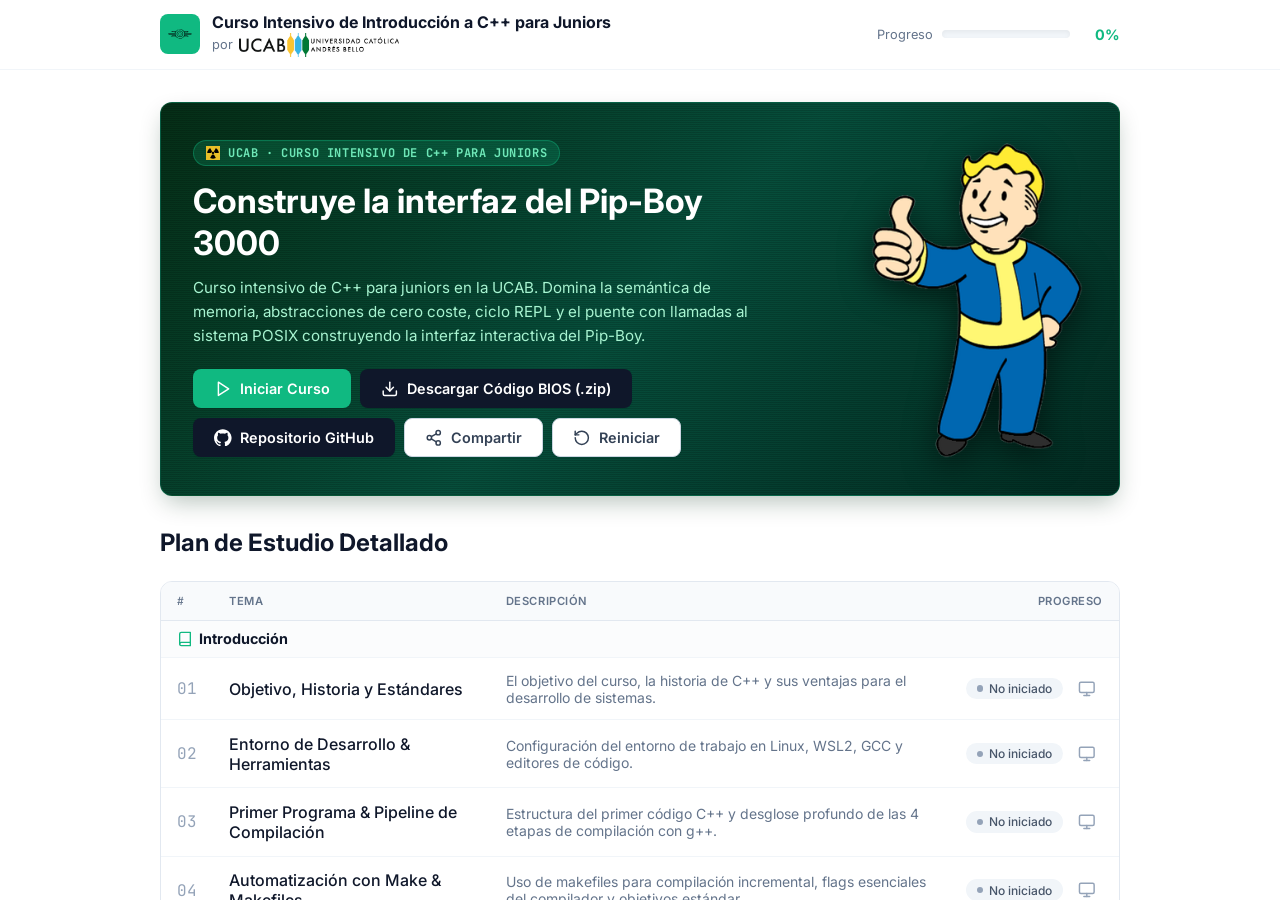
<file: index.html>
<!DOCTYPE html>
<html lang="es">
<head>
  <meta charset="UTF-8">
  <meta http-equiv="refresh" content="0; url=site/">
  <title>Curso de Introducción a C++ para Juniors — UCAB</title>
</head>
<body>
  <p>Redirigiendo al <a href="site/">sitio del curso</a>...</p>
</body>
</html>
</file>
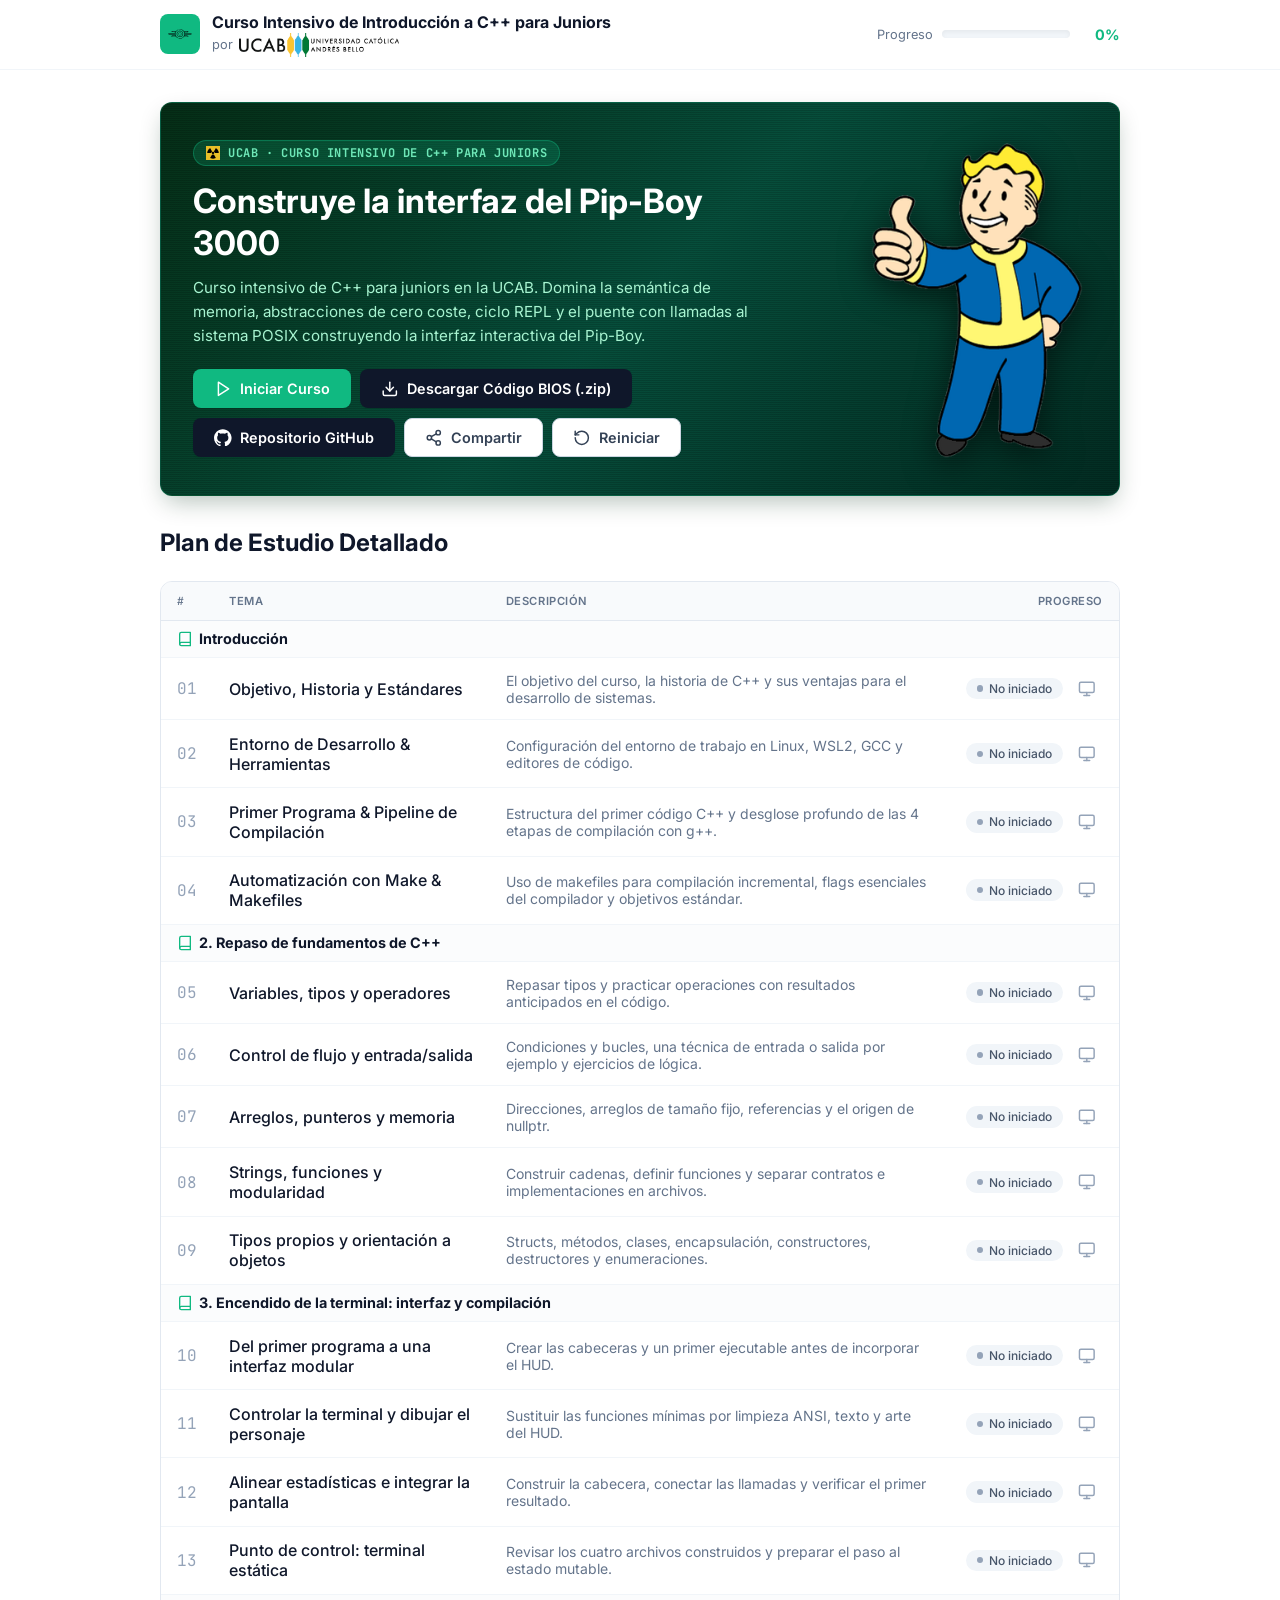
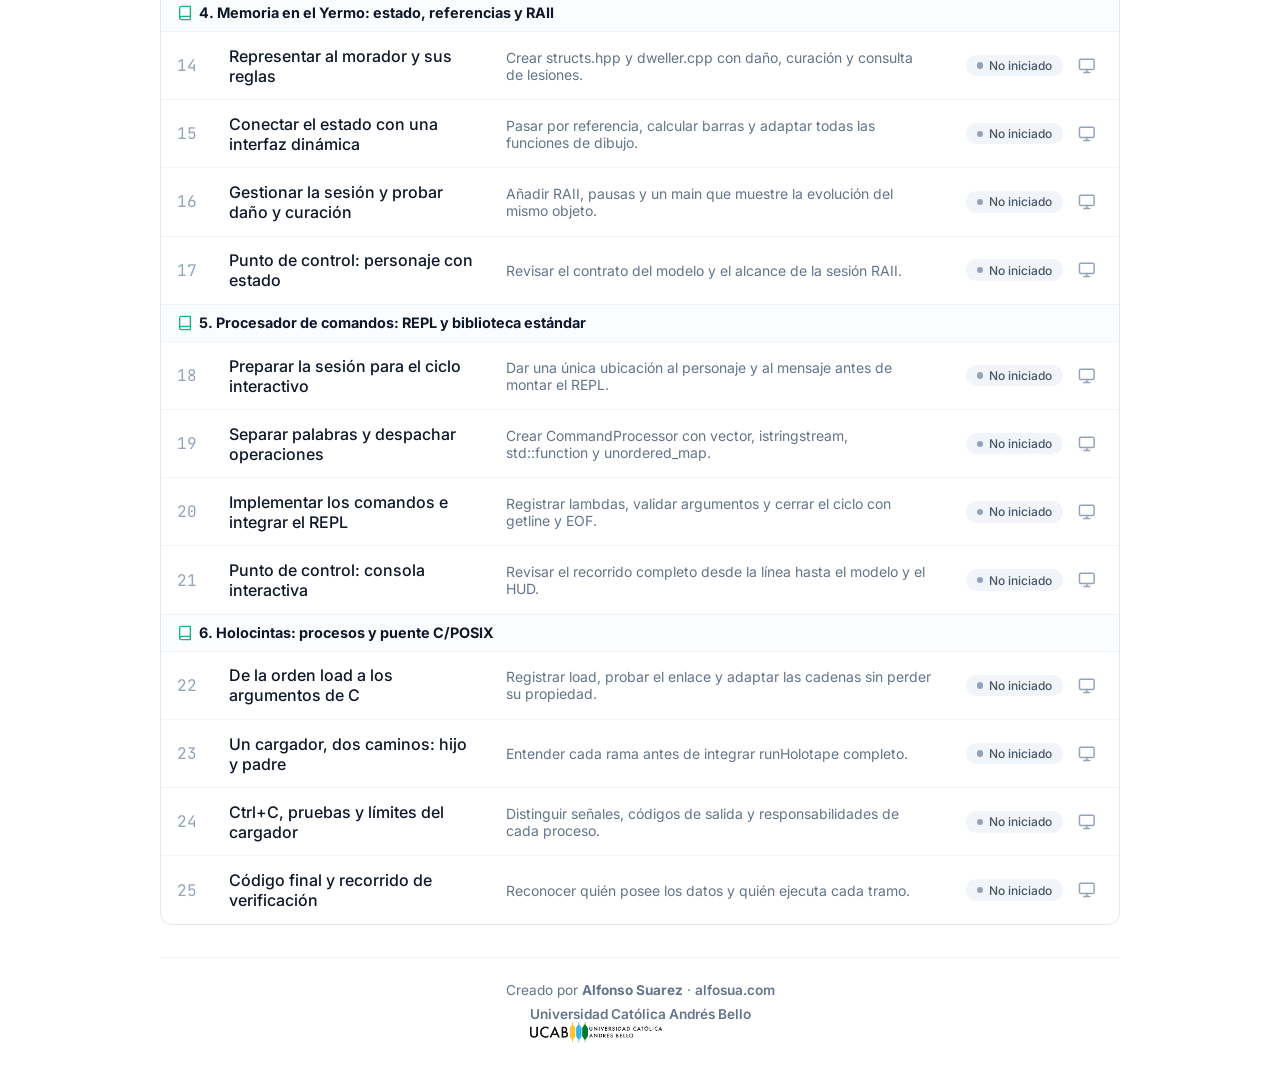
<file: site/index.html>
<!DOCTYPE html>
<html lang="es">
<head>
  <meta charset="UTF-8">
  <meta name="viewport" content="width=device-width, initial-scale=1.0">
  <title>Curso de Introducción a C++ para Juniors — UCAB</title>

  <link rel="icon" type="image/svg+xml" href="img/fallout/vault_tec_logo.svg">
  <link rel="icon" type="image/x-icon" href="img/favicon.ico">
  <link rel="icon" type="image/png" sizes="96x96" href="img/favicon-96x96.png">
  <link rel="apple-touch-icon" href="img/apple-touch-icon.png">

  <link rel="preconnect" href="https://fonts.googleapis.com">
  <link rel="preconnect" href="https://fonts.gstatic.com" crossorigin>
  <link href="https://fonts.googleapis.com/css2?family=Inter:wght@400;500;600;700&family=JetBrains+Mono:wght@400;500;600&family=Press+Start+2P&display=swap" rel="stylesheet">

  <link rel="stylesheet" href="css/styles.css">
</head>
<body>
  <div id="app"></div>

  <div id="overlay" class="overlay" hidden></div>

  <script src="js/highlight.js"></script>
  <script src="js/components.js"></script>
  <script src="js/data.js"></script>
  <script src="js/main.js"></script>
</body>
</html>
</file>
<file: site/css/styles.css>
.text-nowrap {
  white-space: nowrap;
  overflow-wrap: normal;
  word-break: normal;
}

.title-transition {
  position: fixed;
  inset: 0;
  z-index: 10000;
  width: 100%;
  height: 100%;
  border: 0;
  padding: clamp(1.5rem, 6vw, 7rem);
  background: var(--indigo-600);
  color: white;
  display: flex;
  flex-direction: column;
  align-items: center;
  justify-content: center;
  gap: 1.5rem;
  text-align: center;
  font-family: var(--font-ui);
  cursor: pointer;
  overflow: auto;
}
.title-transition__label {
  font-size: clamp(1rem, 2vw, 1.5rem);
  text-transform: uppercase;
  letter-spacing: .16em;
}
.title-transition__label,
.title-transition__title {
  animation: title-screen-enter 300ms ease-out both;
}
.title-transition--leaving {
  animation: title-screen-leave 300ms ease-in both;
}
.title-transition--between-titles {
  animation: none;
}
.title-transition--leaving .title-transition__label,
.title-transition--leaving .title-transition__title {
  animation: none;
}
.title-transition--between-titles .title-transition__label,
.title-transition--between-titles .title-transition__title {
  animation: title-screen-leave 300ms ease-in both;
}
.title-transition__progress {
  position: absolute;
  bottom: 0;
  left: 0;
  width: 100%;
  height: 6px;
  background: rgb(255 255 255 / .25);
}
.title-transition__progress::after {
  content: "";
  display: block;
  width: 100%;
  height: 100%;
  background: white;
  transform-origin: left;
  animation: title-countdown 5s linear forwards;
}
@keyframes title-countdown {
  from { transform: scaleX(1); }
  to { transform: scaleX(0); }
}
@keyframes title-screen-enter {
  from { opacity: 0; transform: translateY(12px); }
  to { opacity: 1; transform: translateY(0); }
}
@keyframes title-screen-leave {
  from { opacity: 1; transform: translateY(0); }
  to { opacity: 0; transform: translateY(-12px); }
}
@media (prefers-reduced-motion: reduce) {
  .title-transition,
  .title-transition--leaving,
  .title-transition .title-transition__label,
  .title-transition .title-transition__title { animation: none; }
}
.title-transition__title {
  max-width: 24ch;
  font-size: clamp(2rem, 5vw, 5.5rem);
  line-height: 1.12;
  font-weight: 800;
  overflow-wrap: anywhere;
}

/* ============ Custom properties / palette ============ */
:root {
  --indigo-600: #10b981;
  --indigo-700: #059669;
  --indigo-50: #f0fdf4;
  --indigo-100: #d1fae5;

  --slate-50: #f8fafc;
  --slate-100: #f1f5f9;
  --slate-200: #e2e8f0;
  --slate-300: #cbd5e1;
  --slate-400: #94a3b8;
  --slate-500: #64748b;
  --slate-600: #475569;
  --slate-700: #334155;
  --slate-800: #1e293b;
  --slate-900: #0f172a;

  --amber-50: #fffbeb;
  --amber-100: #fef3c7;
  --amber-600: #d97706;
  --amber-700: #b45309;
  --amber-800: #92400e;

  --emerald-50: #ecfdf5;
  --emerald-100: #d1fae5;
  --emerald-600: #059669;
  --emerald-700: #047857;

  --red-50: #fef2f2;
  --red-600: #dc2626;
  --red-700: #b91c1c;

  --white: #ffffff;

  --font-ui: "Inter", system-ui, -apple-system, sans-serif;
  --font-mono: "JetBrains Mono", ui-monospace, "SFMono-Regular", monospace;

  --radius-lg: 0.5rem;
  --radius-xl: 0.75rem;
  --shadow-sm: 0 1px 2px 0 rgb(0 0 0 / 0.05);
  --shadow-inner: inset 0 2px 4px 0 rgb(0 0 0 / 0.05);
}

* {
  box-sizing: border-box;
}

html, body {
  margin: 0;
  padding: 0;
}

body {
  font-family: var(--font-ui);
  color: var(--slate-900);
  background: var(--white);
  -webkit-font-smoothing: antialiased;
}

a {
  color: inherit;
}

button {
  font-family: inherit;
}

img {
  max-width: 100%;
}

/* ============ Header ============ */
.site-header {
  position: sticky;
  top: 0;
  z-index: 30;
  background: var(--white);
  border-bottom: 1px solid var(--slate-100);
}

.site-header__inner {
  max-width: 64rem;
  margin: 0 auto;
  padding: 0.75rem 2rem;
  display: flex;
  align-items: center;
  justify-content: space-between;
  gap: 1rem;
}

.site-header__brand {
  display: flex;
  align-items: center;
  gap: 0.75rem;
}

.brand-chip {
  width: 2.5rem;
  height: 2.5rem;
  border-radius: var(--radius-lg);
  background: var(--indigo-600);
  display: flex;
  align-items: center;
  justify-content: center;
  flex-shrink: 0;
}

.brand-chip svg {
  width: 1.5rem;
  height: 1.5rem;
  color: var(--white);
}

.brand-text h1 {
  font-size: 1rem;
  font-weight: 700;
  margin: 0;
  color: var(--slate-900);
  line-height: 1.3;
}

.brand-text .brand-by {
  display: flex;
  align-items: center;
  gap: 0.4rem;
  font-size: 0.8rem;
  color: var(--slate-500);
}

.brand-by a {
  flex-shrink: 0;
}

.brand-by img {
  height: 1.5rem;
  width: auto;
  display: block;
}

.site-header__progress {
  display: flex;
  align-items: center;
  gap: 0.6rem;
  flex-shrink: 0;
}

.site-header__progress .progress-label {
  font-size: 0.8rem;
  color: var(--slate-500);
  white-space: nowrap;
}

.progress-track {
  width: 8rem;
  height: 0.5rem;
  background: var(--slate-100);
  border-radius: 9999px;
  overflow: hidden;
  box-shadow: var(--shadow-inner);
}

.progress-fill {
  height: 100%;
  background: var(--indigo-600);
  border-radius: 9999px;
  transition: width 0.4s ease;
}

.progress-pct {
  font-weight: 700;
  color: var(--indigo-600);
  font-size: 0.9rem;
  min-width: 2.5rem;
  text-align: right;
}

/* ============ Main / home ============ */
main.home {
  max-width: 64rem;
  margin: 0 auto;
  padding: 2rem;
}

.home__head {
  display: flex;
  align-items: center;
  justify-content: space-between;
  flex-wrap: wrap;
  gap: 1rem;
  margin-bottom: 1.5rem;
}

.home__head h2 {
  font-size: 1.5rem;
  font-weight: 700;
  color: var(--slate-900);
  margin: 0;
}

.home__actions {
  display: flex;
  gap: 0.6rem;
  flex-wrap: wrap;
}

.btn {
  display: inline-flex;
  align-items: center;
  gap: 0.5rem;
  padding: 0.625rem 1.25rem;
  border-radius: var(--radius-lg);
  font-size: 0.9rem;
  font-weight: 600;
  border: 1px solid transparent;
  cursor: pointer;
  text-decoration: none;
  box-shadow: var(--shadow-sm);
  transition: background-color 0.15s ease, border-color 0.15s ease;
}

.btn svg {
  width: 1.1rem;
  height: 1.1rem;
}

.btn-primary {
  background: var(--indigo-600);
  color: var(--white);
}
.btn-primary:hover {
  background: var(--indigo-700);
}

.btn-dark {
  background: var(--slate-900);
  color: var(--white);
}
.btn-dark:hover {
  background: var(--slate-700);
}

.btn-outline {
  background: var(--white);
  color: var(--slate-700);
  border-color: var(--slate-300);
}
.btn-outline:hover {
  background: var(--slate-50);
}

/* ============ Plan table ============ */
.mobile-course-plan {
  display: none;
}

@media (max-width: 768px) {
  .plan-card--desktop { display: none; }
  .mobile-course-plan { display: block; }
  .mobile-chapter + .mobile-chapter { margin-top: 1.75rem; }
  .mobile-chapter h3 {
    display: flex;
    align-items: flex-start;
    gap: .6rem;
    margin: 0 0 .85rem;
    font-size: 1rem;
    line-height: 1.45;
    color: var(--slate-900);
  }
  .mobile-chapter h3 svg {
    flex: 0 0 1.15rem;
    width: 1.15rem;
    height: 1.15rem;
    margin-top: .15rem;
    color: var(--indigo-700);
  }
  .mobile-topic-list {
    display: grid;
    gap: .75rem;
    padding: 0;
    margin: 0;
    list-style: none;
  }
  .mobile-topic {
    display: flex;
    flex-direction: column;
    gap: .7rem;
    width: 100%;
    padding: 1rem;
    border: 1px solid var(--slate-200);
    border-radius: var(--radius-xl);
    background: var(--white);
    text-align: left;
    font: inherit;
    cursor: pointer;
  }
  .mobile-topic:hover { background: var(--slate-50); }
  .mobile-topic:focus-visible { outline: 2px solid var(--indigo-600); outline-offset: 3px; }
  .mobile-topic__heading { display: flex; gap: .75rem; align-items: baseline; }
  .mobile-topic__title { font-weight: 600; color: var(--slate-900); line-height: 1.4; }
  .mobile-topic__description { font-size: .875rem; line-height: 1.5; color: var(--slate-500); }
  .mobile-topic__footer { display: flex; align-items: center; justify-content: space-between; gap: .5rem; }
  .mobile-topic__open { display: inline-flex; align-items: center; gap: .35rem; font-size: .8rem; font-weight: 600; color: var(--indigo-700); }
  .mobile-topic__open svg { width: 1rem; height: 1rem; }
}

.plan-card {
  border: 1px solid var(--slate-200);
  border-radius: var(--radius-xl);
  min-width: 0;
  max-width: 100%;
  overflow-x: auto;
  overscroll-behavior-x: contain;
  -webkit-overflow-scrolling: touch;
}

.plan-table {
  width: 100%;
  border-collapse: collapse;
}

/* Las firmas permanecen completas; en pantallas pequeñas la tabla se desplaza. */
.slide-table-card {
  overflow-x: auto;
}

@media (max-width: 768px) {
  .plan-table {
    min-width: 640px;
  }
}

.slide-sources {
  margin: 1rem 0;
  color: var(--slate-500);
  font-size: 0.8rem;
  line-height: 1.6;
}

.slide-sources a {
  color: inherit;
  text-decoration: underline;
}

.slide-table--syntax th:first-child,
.slide-table--syntax td:first-child {
  white-space: nowrap;
}

.plan-table thead th {
  text-transform: uppercase;
  font-size: 0.7rem;
  letter-spacing: 0.05em;
  color: var(--slate-500);
  background: var(--slate-50);
  font-weight: 600;
  text-align: left;
  padding: 0.75rem 1rem;
  border-bottom: 1px solid var(--slate-200);
}

.plan-table th.col-num { width: 3rem; }
.plan-table th.col-progress, .plan-table td.col-progress { text-align: right; }

.plan-table tbody tr.chapter-row td {
  background: rgba(248, 250, 252, 0.5);
  font-weight: 700;
  color: var(--indigo-600);
  padding: 0.6rem 1rem;
  font-size: 0.9rem;
  border-bottom: 1px solid var(--slate-100);
}

.plan-table tbody tr.chapter-row td span {
  color: var(--slate-900);
}

.chapter-row .chapter-icon {
  display: inline-flex;
  vertical-align: -0.2em;
  margin-right: 0.4rem;
  width: 1rem;
  height: 1rem;
  color: var(--indigo-600);
}

.plan-table tbody tr.topic-row {
  cursor: pointer;
  border-bottom: 1px solid var(--slate-100);
  transition: background-color 0.1s ease;
}

.plan-table tbody tr.topic-row:last-child {
  border-bottom: none;
}

.plan-table tbody tr.topic-row:hover {
  background: var(--slate-50);
}

.plan-table td {
  padding: 0.85rem 1rem;
  vertical-align: middle;
}

.col-num {
  font-family: var(--font-mono);
  color: var(--slate-400);
  font-variant-numeric: tabular-nums;
}

.col-title {
  font-weight: 500;
  color: var(--slate-900);
}

.col-desc {
  color: var(--slate-500);
  font-size: 0.875rem;
}

.col-actions {
  display: flex;
  align-items: center;
  justify-content: flex-end;
  gap: 0.5rem;
  white-space: nowrap;
}

/* ============ Status pill ============ */
.pill {
  display: inline-flex;
  align-items: center;
  gap: 0.35rem;
  padding: 0.2rem 0.7rem;
  border-radius: 9999px;
  font-size: 0.75rem;
  font-weight: 500;
  white-space: nowrap;
}

.pill .dot {
  width: 0.4rem;
  height: 0.4rem;
  border-radius: 9999px;
  flex-shrink: 0;
}

.pill-not-started {
  background: var(--slate-100);
  color: var(--slate-600);
}
.pill-not-started .dot { background: var(--slate-400); }

.pill-in-progress {
  background: var(--amber-100);
  color: var(--amber-800);
}
.pill-in-progress .dot { background: var(--amber-600); }

.pill-completed {
  background: var(--emerald-100);
  color: var(--emerald-700);
}
.pill-completed .dot { background: var(--emerald-600); }

/* Icon button (open presentation) */
.icon-btn {
  display: inline-flex;
  align-items: center;
  justify-content: center;
  width: 2rem;
  height: 2rem;
  border-radius: var(--radius-lg);
  border: none;
  background: transparent;
  color: var(--slate-400);
  cursor: pointer;
  transition: background-color 0.15s ease, color 0.15s ease;
}

.icon-btn:hover {
  background: var(--slate-100);
  color: var(--indigo-600);
}

.icon-btn svg {
  width: 1.1rem;
  height: 1.1rem;
}

/* ============ Presentation overlay ============ */
.overlay {
  position: fixed;
  inset: 0;
  z-index: 50;
  background: var(--white);
  display: flex;
  flex-direction: column;
}

.overlay[hidden] {
  display: none;
}

.overlay__top {
  display: flex;
  align-items: flex-start;
  justify-content: space-between;
  padding: 1rem 1.5rem;
  border-bottom: 1px solid var(--slate-100);
  gap: 1rem;
}

@media (min-width: 768px) {
  .overlay__top { padding: 1.5rem; }
}

.overlay__topic-title {
  font-weight: 600;
  color: var(--slate-800);
  font-size: 1.05rem;
  margin: 0 0 0.2rem 0;
}

.overlay__slide-counter {
  font-size: 0.7rem;
  text-transform: uppercase;
  letter-spacing: 0.08em;
  color: var(--slate-500);
}

.overlay__close {
  display: inline-flex;
  align-items: center;
  justify-content: center;
  width: 2.25rem;
  height: 2.25rem;
  border-radius: 9999px;
  border: none;
  background: var(--slate-100);
  color: var(--slate-600);
  cursor: pointer;
  flex-shrink: 0;
  transition: background-color 0.15s ease;
}

.overlay__close:hover {
  background: var(--slate-200);
}

.overlay__close svg {
  width: 1.1rem;
  height: 1.1rem;
}

.overlay__content {
  flex: 1;
  display: flex;
  overflow-y: auto;
  padding: 1.5rem;
}

@media (min-width: 768px) {
  .overlay__content { padding: 3rem; }
}

.slide-wrapper {
  max-width: 64rem;
  margin: auto;
  width: 100%;
}

.slide-wrapper.anim-in {
  animation: slide-in 0.3s ease-in-out;
}

.slide-wrapper.anim-out {
  animation: slide-out 0.3s ease-in-out;
}

@keyframes slide-in {
  from { opacity: 0; transform: translateX(40px); }
  to { opacity: 1; transform: translateX(0); }
}

@keyframes slide-out {
  from { opacity: 1; transform: translateX(0); }
  to { opacity: 0; transform: translateX(-40px); }
}

.slide h2 {
  font-size: 1.75rem;
  font-weight: 700;
  color: var(--slate-900);
  margin: 0 0 1.25rem 0;
}

@media (min-width: 768px) {
  .slide h2 { font-size: 2.1rem; }
}

.slide__content p,
.slide__content li {
  font-size: 1.05rem;
  line-height: 1.7;
  color: var(--slate-700);
  margin: 0 0 0.85rem 0;
}

.slide__content strong {
  color: var(--slate-900);
  font-weight: 700;
}

.slide__content .note {
  background: var(--amber-50);
  border: 1px solid var(--amber-100);
  color: var(--amber-800);
  border-radius: var(--radius-lg);
  padding: 0.85rem 1rem;
  font-size: 0.95rem;
}

/* ============ Code window ============ */
code-window {
  display: block;
  margin-top: 1.25rem;
}

.code-window {
  background: var(--slate-900);
  border-radius: var(--radius-xl);
  overflow: hidden;
  box-shadow: var(--shadow-sm);
}

.code-window__header {
  display: flex;
  align-items: center;
  justify-content: space-between;
  padding: 0.6rem 1rem;
  background: rgba(255, 255, 255, 0.03);
  border-bottom: 1px solid rgba(255, 255, 255, 0.06);
  gap: 0.75rem;
}

.code-window__header-left {
  display: flex;
  align-items: center;
  gap: 0.75rem;
  min-width: 0;
}

.code-window__header-right {
  display: flex;
  align-items: center;
  gap: 0.4rem;
  flex-shrink: 0;
}

.code-window__dots {
  display: flex;
  gap: 0.4rem;
  flex-shrink: 0;
}

.code-window__dots span {
  width: 0.7rem;
  height: 0.7rem;
  border-radius: 9999px;
  display: block;
}

.code-window__dots span:nth-child(1) { background: #ff5f56; }
.code-window__dots span:nth-child(2) { background: #ffbd2e; }
.code-window__dots span:nth-child(3) { background: #27c93f; }

.code-window__filename,
.code-window__label {
  font-family: var(--font-mono);
  font-size: 0.75rem;
  color: var(--slate-400);
  background: rgba(255, 255, 255, 0.06);
  padding: 0.15rem 0.6rem;
  border-radius: 9999px;
  white-space: nowrap;
  overflow: hidden;
  text-overflow: ellipsis;
}

.code-window__label {
  background: transparent;
  padding: 0;
  font-family: var(--font-ui);
  font-weight: 600;
  color: var(--slate-300);
}

.code-window__action {
  display: inline-flex;
  align-items: center;
  justify-content: center;
  width: 1.9rem;
  height: 1.9rem;
  border-radius: var(--radius-lg);
  border: none;
  background: transparent;
  color: var(--slate-400);
  cursor: pointer;
  transition: background-color 0.15s ease, color 0.15s ease;
  position: relative;
  flex-shrink: 0;
}

.code-window__action:hover {
  background: rgba(255, 255, 255, 0.08);
  color: var(--slate-100);
}

.code-window__action svg {
  width: 1rem;
  height: 1rem;
}

.code-window__action .copied-tip {
  position: absolute;
  top: -1.8rem;
  left: 50%;
  transform: translateX(-50%);
  background: var(--emerald-600);
  color: var(--white);
  font-size: 0.7rem;
  font-weight: 600;
  padding: 0.15rem 0.5rem;
  border-radius: var(--radius-lg);
  white-space: nowrap;
  opacity: 0;
  pointer-events: none;
  transition: opacity 0.15s ease;
}

.code-window__action .copied-tip.show {
  opacity: 1;
}

.code-window pre {
  margin: 0;
  padding: 1.1rem 1.25rem;
  overflow: auto;
  max-height: min(52vh, 32rem);
  overscroll-behavior: contain;
  scrollbar-gutter: stable;
  tab-size: 4;
  font-family: var(--font-mono);
  font-size: 0.95rem;
  line-height: 1.6;
  color: var(--slate-200);
}

.code-window pre .line {
  display: block;
  min-height: 1.6em;
}

/* Terminal variant: prompt-style $ lines */
.code-window--terminal pre .line {
  color: var(--slate-300);
}

/* Syntax highlight tokens */
.tok-keyword { color: #c084fc; }
.tok-string { color: #86efac; }
.tok-number { color: #fdba74; }
.tok-comment { color: #64748b; font-style: italic; }
.tok-function { color: #93c5fd; }
.tok-attr { color: #67e8f9; }
.tok-const { color: #f9a8d4; }
.tok-prompt { color: #34d399; font-weight: 700; }
.tok-preproc { color: #f472b6; font-weight: 500; }
.tok-type { color: #38bdf8; font-weight: 500; }
.tok-operator { color: #fb7185; }
.tok-command { color: #a7f3d0; }


/* ============ Cards (resource links) ============ */
/* Máximo 3 tarjetas por fila, con las filas incompletas centradas */
.card-grid {
  display: flex;
  flex-wrap: wrap;
  justify-content: center;
  gap: 1rem;
  margin-top: 1.25rem;
}

.card-grid > * {
  flex: 0 0 calc((100% - 2rem) / 3);
  min-width: 0;
}

@media (max-width: 900px) {
  .card-grid > * { flex-basis: calc((100% - 1rem) / 2); }
}

@media (max-width: 560px) {
  .card-grid > * { flex-basis: 100%; }
}

.resource-card {
  display: flex;
  flex-direction: column;
  align-items: center;
  text-align: center;
  gap: 0.6rem;
  border: 1px solid var(--slate-200);
  border-radius: var(--radius-lg);
  background: var(--white);
  padding: 1.25rem 1.1rem;
  text-decoration: none;
  color: var(--slate-900);
  transition: border-color 0.15s ease, box-shadow 0.15s ease;
}

.resource-card:hover {
  border-color: var(--indigo-600);
  box-shadow: var(--shadow-sm);
}

.resource-card img {
  height: 56px;
  max-width: 100%;
  object-fit: contain;
}

.resource-card .resource-card__name {
  font-weight: 700;
  color: var(--slate-900);
}

.resource-card .resource-card__desc {
  font-size: 0.8rem;
  color: var(--slate-500);
}

.resource-card .resource-card__url {
  font-size: 0.8rem;
  color: var(--indigo-600);
  font-weight: 600;
  word-break: break-all;
}

.resource-card:hover .resource-card__url {
  text-decoration: underline;
}

/* ============ Asset grid slide ============ */
.asset-grid {
  display: grid;
  grid-template-columns: repeat(auto-fit, minmax(9rem, 1fr));
  gap: 1rem;
  margin-top: 1.25rem;
}

.asset-card {
  display: flex;
  flex-direction: column;
  align-items: center;
  gap: 0.5rem;
  border: 1px solid var(--slate-200);
  border-radius: var(--radius-lg);
  background: var(--white);
  padding: 1rem;
  text-align: center;
}

.asset-card__preview {
  width: 100%;
  height: 72px;
  display: flex;
  align-items: center;
  justify-content: center;
}

.asset-card__preview img {
  max-width: 100%;
  max-height: 72px;
  object-fit: contain;
  image-rendering: pixelated;
}

.asset-card__preview .font-tile {
  width: 64px;
  height: 64px;
  border-radius: var(--radius-lg);
  background: var(--slate-900);
  color: var(--amber-100);
  display: flex;
  align-items: center;
  justify-content: center;
  font-family: var(--font-mono);
  font-weight: 700;
  font-size: 1.5rem;
  letter-spacing: 0.05em;
}

.asset-card__preview svg {
  width: 48px;
  height: 48px;
  color: var(--indigo-600);
}

.asset-card__filename {
  font-family: var(--font-mono);
  font-size: 0.85rem;
  font-weight: 700;
  color: var(--slate-900);
  word-break: break-all;
}

.asset-card__purpose {
  font-size: 0.75rem;
  color: var(--slate-500);
}

/* ============ What-is-pygame logo ============ */
.slide-logo {
  display: flex;
  justify-content: center;
  margin-bottom: 1.25rem;
}

.slide-logo img {
  max-height: 80px;
  width: auto;
  display: block;
}

/* ============ Gallery grid ============ */
.gallery-grid {
  display: grid;
  grid-template-columns: repeat(3, 1fr);
  gap: 1rem;
  margin-top: 1.25rem;
}

.gallery-item {
  display: flex;
  flex-direction: column;
  align-items: center;
  gap: 0.5rem;
}

.gallery-item .gif-frame {
  margin-top: 0;
  width: 100%;
}

.gallery-item .gif-frame img {
  width: 100%;
  max-width: none;
}

.gallery-item .gif-caption {
  font-size: 0.8rem;
}

@media (max-width: 768px) {
  .gallery-grid {
    grid-template-columns: 1fr;
  }
}

/* ============ GIF slide ============ */
.gif-card {
  margin-top: 1.25rem;
  display: flex;
  flex-direction: column;
  align-items: center;
  gap: 0.85rem;
}

.gif-frame {
  border: 1px solid var(--slate-200);
  border-radius: var(--radius-xl);
  padding: 0.75rem;
  background: var(--slate-50);
  box-shadow: var(--shadow-sm);
}

.gif-frame img {
  display: block;
  width: 100%;
  max-width: 800px;
  image-rendering: pixelated;
  border-radius: calc(var(--radius-xl) - 0.25rem);
}

.gif-caption {
  color: var(--slate-500);
  font-size: 0.9rem;
  text-align: center;
  max-width: 40rem;
}

/* ============ Download slide ============ */
.download-card {
  margin-top: 1.5rem;
  display: flex;
  flex-direction: column;
  align-items: center;
  gap: 1rem;
  text-align: center;
}

.download-btn {
  display: inline-flex;
  align-items: center;
  gap: 0.6rem;
  background: var(--indigo-600);
  color: var(--white);
  font-weight: 700;
  font-size: 1.1rem;
  padding: 1rem 2rem;
  border-radius: var(--radius-xl);
  text-decoration: none;
  box-shadow: var(--shadow-sm);
  transition: background-color 0.15s ease;
}

.download-btn:hover {
  background: var(--indigo-700);
}

.download-btn svg {
  width: 1.4rem;
  height: 1.4rem;
}

.download-hint {
  color: var(--slate-500);
  font-size: 0.9rem;
}

/* ============ Contact slide ============ */
.contact-card {
  margin: 1.5rem auto 0;
  display: flex;
  flex-direction: column;
  align-items: center;
  gap: 0.5rem;
  text-align: center;
  max-width: 36rem;
  border: 1px solid var(--slate-200);
  border-radius: var(--radius-xl);
  box-shadow: var(--shadow-sm);
  padding: 2.5rem 2rem;
  background: var(--white);
}

.contact-card img.logo {
  width: 3.5rem;
  height: 3.5rem;
  object-fit: contain;
  margin-bottom: 0.5rem;
}

.contact-card h3 {
  margin: 0;
  font-size: 1.5rem;
  color: var(--slate-900);
  font-weight: 700;
}

.contact-card .contact-name {
  font-weight: 700;
  font-size: 1.1rem;
  color: var(--slate-900);
  margin-top: 0.25rem;
}

.contact-card .contact-subtitle {
  color: var(--slate-500);
  font-size: 0.9rem;
  margin-bottom: 0.5rem;
}

.contact-grid {
  display: grid;
  grid-template-columns: repeat(2, 1fr);
  gap: 0.75rem;
  width: 100%;
  margin-top: 0.75rem;
}

.contact-chip {
  display: flex;
  align-items: center;
  gap: 0.6rem;
  border: 1px solid var(--slate-200);
  border-radius: 9999px;
  padding: 0.6rem 1rem;
  text-decoration: none;
  color: var(--slate-700);
  font-size: 0.9rem;
  font-weight: 600;
  transition: border-color 0.15s ease, background-color 0.15s ease, color 0.15s ease;
}

.contact-chip:hover {
  border-color: var(--indigo-600);
  background: var(--indigo-50);
  color: var(--indigo-700);
}

.contact-chip svg {
  width: 1.2rem;
  height: 1.2rem;
  flex-shrink: 0;
  color: var(--indigo-600);
}

@media (max-width: 640px) {
  .contact-grid {
    grid-template-columns: 1fr;
  }
}

/* ============ Home footer ============ */
.home-footer {
  margin-top: 2rem;
  padding-top: 1.5rem;
  border-top: 1px solid var(--slate-100);
  display: flex;
  flex-direction: column;
  align-items: center;
  gap: 0.5rem;
  text-align: center;
  color: var(--slate-500);
  font-size: 0.85rem;
}

.home-footer a {
  color: var(--slate-500);
  text-decoration: none;
  font-weight: 600;
}

.home-footer a:hover {
  text-decoration: underline;
  color: var(--indigo-600);
}

.home-footer .home-footer__ucab {
  display: inline-flex;
  align-items: center;
  gap: 0.4rem;
}

.home-footer .home-footer__ucab img {
  height: 20px;
  width: auto;
  display: block;
}

/* ============ Chapter intro interstitial ============ */
.chapter-intro {
  position: fixed;
  inset: 0;
  z-index: 60;
  opacity: 1;
  animation: chapter-intro-in 0.3s ease-out;
  transition: opacity 0.6s ease;
  background: var(--indigo-600);
  display: flex;
  flex-direction: column;
  align-items: center;
  justify-content: center;
  gap: 2rem;
  cursor: pointer;
  color: var(--white);
  text-align: center;
  padding: 2rem;
}

.chapter-intro__title {
  font-size: 3rem;
  font-weight: 700;
  margin: 0;
  line-height: 1.2;
}

.chapter-intro__progress {
  width: 16rem;
  max-width: 80vw;
  height: 0.4rem;
  background: rgba(255, 255, 255, 0.25);
  border-radius: 9999px;
  overflow: hidden;
}

.chapter-intro__progress-fill {
  height: 100%;
  width: 0%;
  background: var(--white);
  border-radius: 9999px;
}

.chapter-intro__progress-fill.animate {
  width: 100%;
  transition: width 2.5s linear;
}

.chapter-intro__caption {
  color: var(--slate-300);
  font-size: 0.85rem;
}

.chapter-intro.fade-out {
  opacity: 0;
  pointer-events: none;
}

@keyframes chapter-intro-in {
  from { opacity: 0; }
  to { opacity: 1; }
}

/* ============ Footer / nav ============ */
.overlay__footer {
  position: relative;
  border-top: 1px solid var(--slate-100);
  background: rgba(255, 255, 255, 0.9);
  backdrop-filter: blur(6px);
  padding: 1rem 1.5rem;
  display: flex;
  align-items: center;
  justify-content: space-between;
  gap: 1rem;
}

@media (min-width: 768px) {
  .overlay__footer { padding: 1.5rem; }
}

.footer-progress {
  position: absolute;
  top: 0;
  left: 0;
  right: 0;
  height: 4px;
  background: var(--slate-100);
}

.footer-progress__fill {
  height: 100%;
  background: var(--indigo-600);
  transition: width 0.3s ease;
}

.nav-btn {
  display: inline-flex;
  align-items: center;
  gap: 0.5rem;
  padding: 0.6rem 1.1rem;
  border-radius: var(--radius-lg);
  font-size: 0.9rem;
  font-weight: 600;
  border: 1px solid var(--slate-300);
  background: var(--white);
  color: var(--slate-700);
  cursor: pointer;
  transition: background-color 0.15s ease, border-color 0.15s ease, color 0.15s ease;
}

.nav-btn:hover:not(:disabled) {
  background: var(--slate-50);
}

.nav-btn:disabled {
  color: var(--slate-400);
  border-color: var(--slate-200);
  cursor: not-allowed;
}

.nav-btn.nav-btn--primary {
  background: var(--indigo-600);
  border-color: var(--indigo-600);
  color: var(--white);
}

.nav-btn.nav-btn--primary:hover {
  background: var(--indigo-700);
}

.nav-btn svg {
  width: 1.1rem;
  height: 1.1rem;
}

/* ============ Interactive demos (shared) ============ */
.demo {
  margin-top: 1.25rem;
  border: 1px solid var(--slate-200);
  border-radius: var(--radius-xl);
  padding: 1rem;
  background: var(--slate-50);
}

.demo:focus-visible,
.demo.has-focus {
  outline: 2px solid var(--indigo-600);
  outline-offset: 2px;
}

.demo__hint {
  font-size: 0.8rem;
  color: var(--slate-500);
  margin-bottom: 0.75rem;
  text-align: center;
}

.demo canvas {
  display: block;
  margin: 0 auto;
  image-rendering: pixelated;
  border: 1px solid var(--slate-300);
  border-radius: var(--radius-lg);
  background: var(--white);
  max-width: 100%;
  touch-action: none;
}

.demo__readout {
  margin-top: 0.75rem;
  text-align: center;
  font-family: var(--font-mono);
  font-size: 0.95rem;
  color: var(--slate-700);
}

.demo__readout--lg {
  font-size: 1.1rem;
  font-weight: 700;
}

.demo__readout .true { color: var(--red-600); font-weight: 700; }
.demo__readout .false { color: var(--emerald-600); font-weight: 700; }

/* FSM demo */
.fsm-diagram {
  display: flex;
  flex-direction: column;
  align-items: center;
  gap: 1rem;
}

.fsm-row {
  display: flex;
  gap: 2rem;
  align-items: center;
  flex-wrap: wrap;
  justify-content: center;
}

.fsm-node {
  border: 2px solid var(--slate-300);
  border-radius: var(--radius-lg);
  padding: 1rem 1.5rem;
  font-weight: 700;
  font-family: var(--font-mono);
  color: var(--slate-600);
  background: var(--white);
  text-align: center;
  min-width: 8rem;
  transition: all 0.2s ease;
}

.fsm-node.active {
  border-color: var(--indigo-600);
  background: var(--indigo-50);
  color: var(--indigo-600);
  box-shadow: var(--shadow-sm);
}

.fsm-node small {
  display: block;
  font-weight: 400;
  font-size: 0.7rem;
  color: var(--slate-400);
  margin-top: 0.25rem;
  font-family: var(--font-ui);
}

.fsm-arrow {
  font-size: 1.5rem;
  color: var(--slate-400);
}

.fsm-buttons {
  display: flex;
  gap: 0.6rem;
  flex-wrap: wrap;
  justify-content: center;
  margin-top: 0.5rem;
}

.fsm-buttons .nav-btn:disabled {
  opacity: 0.4;
}

/* D-pad (sprite demo) */
.dpad {
  display: grid;
  grid-template-columns: repeat(3, 44px);
  grid-template-rows: repeat(3, 44px);
  gap: 0.3rem;
  justify-content: center;
}

.dpad button {
  width: 44px;
  height: 44px;
  border-radius: var(--radius-lg);
  border: 1px solid var(--slate-300);
  background: var(--white);
  color: var(--slate-600);
  font-size: 1.1rem;
  cursor: pointer;
  display: flex;
  align-items: center;
  justify-content: center;
  transition: background-color 0.15s ease, border-color 0.15s ease, color 0.15s ease;
}

.dpad button:hover {
  background: var(--slate-50);
}

.dpad button.active {
  background: var(--indigo-600);
  border-color: var(--indigo-600);
  color: var(--white);
}

.dpad button.dpad__center {
  background: var(--indigo-50);
  border-color: var(--indigo-100);
  font-size: 1.3rem;
}

.dpad button.dpad__center:hover {
  background: var(--indigo-100);
}

.dpad .dpad__up    { grid-column: 2; grid-row: 1; }
.dpad .dpad__left  { grid-column: 1; grid-row: 2; }
.dpad .dpad__center{ grid-column: 2; grid-row: 2; }
.dpad .dpad__right { grid-column: 3; grid-row: 2; }
.dpad .dpad__down  { grid-column: 2; grid-row: 3; }

/* Sprite demo */
.sprite-demo {
  display: flex;
  flex-wrap: wrap;
  gap: 1.5rem;
  justify-content: center;
  align-items: flex-start;
}

.sprite-demo__sheet {
  text-align: center;
}

.sprite-demo__sheet-wrap {
  position: relative;
  display: inline-block;
}

.sprite-demo__labels {
  font-size: 0.75rem;
  color: var(--slate-500);
  margin-top: 0.5rem;
  display: grid;
  grid-template-columns: repeat(1, 1fr);
  gap: 0.15rem;
  text-align: left;
  font-family: var(--font-mono);
}

.sprite-demo__preview {
  text-align: center;
}

/* ============ Responsive ============ */
@media (max-width: 640px) {
  .site-header__inner {
    padding: 0.6rem 1rem;
    flex-wrap: wrap;
    row-gap: 0.5rem;
  }
  .brand-text h1 {
    font-size: 0.85rem;
  }
  .site-header__progress {
    width: 100%;
  }
  .progress-track {
    flex: 1;
    width: auto;
  }
  main.home {
    padding: 1.25rem;
  }
  .home__head h2 {
    font-size: 1.25rem;
  }
  .plan-table td {
    padding: 0.6rem 0.75rem;
  }
  .overlay__content {
    padding: 1rem;
  }
}

/* ============ Share modal ============ */
.share-modal {
  position: fixed;
  inset: 0;
  z-index: 70;
  background: rgba(15, 23, 42, 0.65);
  backdrop-filter: blur(4px);
  display: flex;
  align-items: center;
  justify-content: center;
  padding: 1.25rem;
  opacity: 1;
  animation: chapter-intro-in 0.25s ease-out;
  transition: opacity 0.25s ease;
}

.share-modal.fade-out {
  opacity: 0;
  pointer-events: none;
}

.share-modal__card {
  position: relative;
  background: var(--white);
  border-radius: 1rem;
  border: 1px solid var(--slate-200);
  box-shadow: 0 20px 50px rgba(15, 23, 42, 0.35);
  padding: 2.5rem 2.5rem 2rem;
  width: 100%;
  max-width: 44rem;
  text-align: center;
}

.share-modal__close {
  position: absolute;
  top: 0.85rem;
  right: 0.85rem;
  border: none;
  background: var(--slate-100);
  color: var(--slate-500);
  border-radius: 9999px;
  width: 2.25rem;
  height: 2.25rem;
  display: inline-flex;
  align-items: center;
  justify-content: center;
  cursor: pointer;
  transition: background 0.15s ease;
}

.share-modal__close:hover { background: var(--slate-200); }
.share-modal__close svg { width: 1.1rem; height: 1.1rem; }

.share-modal__icon {
  width: 3rem;
  height: 3rem;
  margin: 0 auto 0.75rem;
  border-radius: 0.75rem;
  background: var(--indigo-50);
  color: var(--indigo-600);
  display: flex;
  align-items: center;
  justify-content: center;
}
.share-modal__icon svg { width: 1.5rem; height: 1.5rem; }

.share-modal__card h2 {
  margin: 0 0 0.35rem;
  font-size: 1.4rem;
  color: var(--slate-900);
}

.share-modal__card p {
  margin: 0 0 1.1rem;
  color: var(--slate-500);
  font-size: 0.95rem;
}

.share-modal__link {
  position: relative;
  display: flex;
  align-items: center;
  justify-content: center;
  gap: 0.5rem;
  width: 100%;
  padding: 0.85rem 1rem;
  border-radius: 0.6rem;
  border: 1.5px dashed var(--indigo-300);
  background: var(--indigo-50);
  color: var(--indigo-700);
  font-family: var(--font-mono);
  font-size: 0.9rem;
  cursor: pointer;
  transition: background 0.15s ease, border-color 0.15s ease;
  overflow-wrap: anywhere;
}

.share-modal__link:hover { background: var(--indigo-100); border-color: var(--indigo-500); }
.share-modal__link svg { width: 1rem; height: 1rem; flex-shrink: 0; }

.share-modal__link .copied-tip {
  position: absolute;
  top: -0.85rem;
  right: 0.6rem;
  transform: translateY(-100%);
  background: var(--emerald-600);
  color: var(--white);
  font-size: 0.75rem;
  font-weight: 600;
  font-family: var(--font-sans);
  padding: 0.2rem 0.55rem;
  border-radius: var(--radius-lg);
  white-space: nowrap;
  opacity: 0;
  pointer-events: none;
  transition: opacity 0.15s ease;
}

.share-modal__link .copied-tip.show {
  opacity: 1;
}

.share-modal__actions {
  margin-top: 1.4rem;
  display: flex;
  gap: 0.75rem;
  justify-content: center;
  flex-wrap: wrap;
}

/* ============ Intro del sitio (estilo Zelda) ============ */
.no-scroll { overflow: hidden; }

.site-intro {
  position: fixed;
  inset: 0;
  z-index: 80;
  background:
    radial-gradient(ellipse at 50% 35%, #1e2a4a 0%, #0b1020 65%, #050810 100%);
  color: var(--white);
  display: flex;
  flex-direction: column;
  align-items: center;
  justify-content: center;
  gap: 1.4rem;
  text-align: center;
  cursor: pointer;
  padding: 1.5rem;
  overflow: hidden;
  opacity: 1;
  animation: chapter-intro-in 0.4s ease-out;
  transition: opacity 0.6s ease;
}

.site-intro.fade-out {
  opacity: 0;
  pointer-events: none;
}

.site-intro__hearts {
  position: absolute;
  top: 1rem;
  left: 1rem;
  display: flex;
  gap: 0.4rem;
}

.site-intro__hearts img {
  width: 1.5rem;
  height: 1.5rem;
  image-rendering: pixelated;
}

.site-intro__triforce {
  position: relative;
  width: 6.5rem;
  height: 5.5rem;
  filter: drop-shadow(0 0 14px rgba(250, 204, 21, 0.45));
  animation: triforce-glow 2.4s ease-in-out infinite;
}

.site-intro__triforce span {
  position: absolute;
  width: 0;
  height: 0;
  border-left: 1.6rem solid transparent;
  border-right: 1.6rem solid transparent;
  border-bottom: 2.75rem solid #facc15;
}

.site-intro__triforce span:nth-child(1) { left: 50%; top: 0; transform: translateX(-50%); }
.site-intro__triforce span:nth-child(2) { left: 50%; bottom: 0; transform: translateX(-103%); }
.site-intro__triforce span:nth-child(3) { left: 50%; bottom: 0; transform: translateX(3%); }

@keyframes triforce-glow {
  0%, 100% { filter: drop-shadow(0 0 8px rgba(250, 204, 21, 0.35)); }
  50% { filter: drop-shadow(0 0 20px rgba(250, 204, 21, 0.7)); }
}

.site-intro__title {
  font-family: "Press Start 2P", var(--font-mono);
  font-size: clamp(1.3rem, 5vw, 2.6rem);
  line-height: 1.5;
  color: #facc15;
  text-shadow: 3px 3px 0 #7c2d12, 6px 6px 0 rgba(0, 0, 0, 0.4);
  margin: 0;
}

.site-intro__subtitle {
  font-family: "Press Start 2P", var(--font-mono);
  font-size: clamp(0.55rem, 2vw, 0.8rem);
  color: var(--slate-300);
}

.site-intro__walker {
  width: min(22rem, 80vw);
  height: 6rem;
  position: relative;
  overflow: hidden;
}

.site-intro__walker::after {
  content: "";
  position: absolute;
  left: 0;
  right: 0;
  bottom: 0.4rem;
  height: 2px;
  background: rgba(148, 163, 184, 0.35);
}

.site-intro__link {
  position: absolute;
  bottom: 0.6rem;
  left: 0;
  width: 16px;
  height: 16px;
  background: url("../img/link_sheet.png") no-repeat;
  background-position: 0 -32px; /* fila 3: caminando a la derecha */
  image-rendering: pixelated;
  transform-origin: bottom left;
  transform: scale(4);
  animation:
    link-walk-frames 0.35s steps(2) infinite,
    link-walk-across 7s linear infinite;
  /* arrancar con Link ya dentro de la pantalla */
  animation-delay: 0s, -2.5s;
}

@keyframes link-walk-frames {
  from { background-position-x: 0; }
  to { background-position-x: -32px; }
}

@keyframes link-walk-across {
  from { left: -18%; }
  to { left: 104%; }
}

.site-intro__start {
  font-family: "Press Start 2P", var(--font-mono);
  font-size: clamp(0.75rem, 2.6vw, 1.05rem);
  color: var(--white);
  animation: start-blink 1.1s steps(1) infinite;
}

@keyframes start-blink {
  0%, 60% { opacity: 1; }
  61%, 100% { opacity: 0; }
}

.site-intro__hint {
  font-size: 0.8rem;
  color: var(--slate-400);
}

@media (max-width: 640px) {
  .share-modal__card { padding: 2.25rem 1.25rem 1.5rem; }
  .share-modal__link { font-size: 0.78rem; }
  .share-modal__actions .btn { flex: 1 1 100%; justify-content: center; }
  .site-intro { gap: 1.1rem; }
  .site-intro__link { transform: scale(3); }
  .site-intro__triforce { transform: scale(0.8); }
}

/* ============ Pip-Boy & Fallout Enhancements ============ */
.robco-badge {
  font-family: var(--font-mono);
  font-size: 0.72rem;
  font-weight: 700;
  background: #dcfce7;
  color: #15803d;
  padding: 0.15rem 0.45rem;
  border-radius: 4px;
  display: inline-block;
  vertical-align: middle;
  margin-right: 0.4rem;
}

.robco-callout {
  background: #f0fdf4;
  border: 1px solid #bbf7d0;
  border-left: 4px solid #16a34a;
  border-radius: var(--radius-lg);
  padding: 0.9rem 1.2rem;
  margin-top: 0.85rem;
  color: #166534;
  font-size: 0.92rem;
  line-height: 1.55;
}

.homework-card {
  background: #fffbeb;
  border: 1px solid #fde68a;
  border-left: 4px solid #f59e0b;
  border-radius: var(--radius-lg);
  padding: 1rem 1.25rem;
  margin-top: 1rem;
}

.homework-title {
  font-weight: 700;
  color: #92400e;
  font-size: 0.92rem;
  display: flex;
  align-items: center;
  gap: 0.4rem;
  margin-bottom: 0.35rem;
}

.homework-card p {
  margin: 0;
  color: #78350f;
  font-size: 0.9rem;
  line-height: 1.5;
}

/* ============ <multi-file-viewer> ============ */
.multi-file-viewer {
  background: var(--slate-900);
  border: 1px solid var(--slate-700);
  border-radius: var(--radius-xl);
  overflow: hidden;
  margin-top: 1.25rem;
  box-shadow: 0 4px 16px rgba(0, 0, 0, 0.25);
}

.multi-file__header {
  display: flex;
  justify-content: space-between;
  align-items: center;
  background: rgba(0, 0, 0, 0.5);
  border-bottom: 1px solid rgba(255, 255, 255, 0.08);
  padding: 0.5rem 0.75rem;
  gap: 0.75rem;
  flex-wrap: wrap;
}

.multi-file__tabs {
  display: flex;
  gap: 0.4rem;
  overflow-x: auto;
  max-width: 100%;
  scrollbar-width: thin;
}

.multi-file__tab {
  display: inline-flex;
  align-items: center;
  gap: 0.4rem;
  padding: 0.4rem 0.8rem;
  border-radius: var(--radius-lg);
  font-family: var(--font-mono);
  font-size: 0.8rem;
  background: rgba(255, 255, 255, 0.05);
  color: var(--slate-400);
  border: 1px solid transparent;
  cursor: pointer;
  transition: all 0.15s ease;
  white-space: nowrap;
}

.multi-file__tab svg {
  width: 0.9rem;
  height: 0.9rem;
}

.multi-file__tab:hover {
  background: rgba(255, 255, 255, 0.1);
  color: var(--slate-200);
}

.multi-file__tab--active {
  background: rgba(16, 185, 129, 0.15);
  color: #6ee7b7;
  border-color: rgba(16, 185, 129, 0.4);
  font-weight: 600;
}

.multi-file__copy-btn {
  display: inline-flex;
  align-items: center;
  gap: 0.45rem;
  padding: 0.4rem 0.9rem;
  border-radius: var(--radius-lg);
  background: #059669;
  color: var(--white);
  font-size: 0.8rem;
  font-weight: 600;
  border: none;
  cursor: pointer;
  position: relative;
  transition: background 0.15s ease;
}

.multi-file__copy-btn:hover {
  background: #047857;
}

.multi-file__copy-btn svg {
  width: 0.95rem;
  height: 0.95rem;
}

.multi-file__copy-btn .copied-tip {
  position: absolute;
  top: -1.9rem;
  left: 50%;
  transform: translateX(-50%);
  background: #10b981;
  color: var(--white);
  font-size: 0.72rem;
  font-weight: 600;
  padding: 0.2rem 0.5rem;
  border-radius: var(--radius-lg);
  white-space: nowrap;
  opacity: 0;
  pointer-events: none;
  transition: opacity 0.15s ease;
}

.multi-file__copy-btn .copied-tip.show {
  opacity: 1;
}

.multi-file__summary {
  padding: 0.75rem 1.25rem;
  background: rgba(16, 185, 129, 0.06);
  border-bottom: 1px solid rgba(16, 185, 129, 0.15);
  color: #a7f3d0;
  font-size: 0.85rem;
  line-height: 1.5;
}

.multi-file__count {
  font-family: var(--font-mono);
  font-size: 0.75rem;
  color: var(--slate-400);
}


.multi-file-viewer .code-window {
  border-radius: 0;
  box-shadow: none;
}

/* ============ <quiz-question> ============ */
.quiz-container {
  background: var(--slate-900);
  border: 1px solid #047857;
  border-radius: var(--radius-xl);
  padding: 1.5rem;
  color: var(--slate-100);
  margin-top: 1.25rem;
  box-shadow: 0 4px 16px rgba(0, 0, 0, 0.25);
}

.quiz-badge {
  display: inline-block;
  font-family: var(--font-mono);
  font-size: 0.7rem;
  font-weight: 700;
  letter-spacing: 0.08em;
  color: #34d399;
  background: rgba(16, 185, 129, 0.12);
  border: 1px solid rgba(16, 185, 129, 0.3);
  padding: 0.25rem 0.65rem;
  border-radius: 9999px;
  margin-bottom: 0.85rem;
}

.quiz-question {
  font-size: 1.15rem;
  font-weight: 600;
  color: var(--white);
  margin: 0 0 1rem 0;
  line-height: 1.45;
}

.quiz-code {
  margin-bottom: 1rem;
}

.quiz-options {
  display: flex;
  flex-direction: column;
  gap: 0.65rem;
  margin-bottom: 1.25rem;
}

.quiz-option {
  display: flex;
  align-items: flex-start;
  gap: 0.75rem;
  padding: 0.8rem 1rem;
  border-radius: var(--radius-lg);
  background: rgba(255, 255, 255, 0.04);
  border: 1px solid rgba(255, 255, 255, 0.1);
  color: var(--slate-200);
  text-align: left;
  cursor: pointer;
  transition: all 0.15s ease;
  width: 100%;
  font-family: inherit;
  font-size: 0.92rem;
  line-height: 1.45;
}

.quiz-option:hover {
  background: rgba(255, 255, 255, 0.08);
  border-color: rgba(16, 185, 129, 0.5);
  color: var(--white);
}

.quiz-option--selected {
  background: rgba(16, 185, 129, 0.15);
  border-color: #10b981;
  color: var(--white);
}

.quiz-option--correct {
  background: rgba(16, 185, 129, 0.25) !important;
  border-color: #10b981 !important;
  color: #6ee7b7 !important;
  font-weight: 600;
}

.quiz-option--incorrect {
  background: rgba(239, 68, 68, 0.2) !important;
  border-color: #ef4444 !important;
  color: #fca5a5 !important;
}

.quiz-option__indicator {
  width: 1.6rem;
  height: 1.6rem;
  border-radius: 9999px;
  background: rgba(255, 255, 255, 0.1);
  display: flex;
  align-items: center;
  justify-content: center;
  font-size: 0.8rem;
  font-weight: 700;
  flex-shrink: 0;
}

.quiz-option--selected .quiz-option__indicator {
  background: #10b981;
  color: var(--slate-900);
}

.quiz-submit-btn {
  background: #059669;
  color: var(--white);
  border: none;
  padding: 0.65rem 1.5rem;
  border-radius: var(--radius-lg);
  font-weight: 600;
  font-size: 0.92rem;
  cursor: pointer;
  transition: background 0.15s ease;
}

.quiz-submit-btn:hover:not(:disabled) {
  background: #047857;
}

.quiz-submit-btn:disabled {
  opacity: 0.45;
  cursor: not-allowed;
}

.quiz-feedback {
  margin-top: 1rem;
  padding: 1.1rem 1.35rem;
  border-radius: var(--radius-lg);
}

.quiz-feedback--correct {
  background: rgba(16, 185, 129, 0.15);
  border: 1px solid #10b981;
  color: #d1fae5;
}

.quiz-feedback--incorrect {
  background: rgba(239, 68, 68, 0.15);
  border: 1px solid #ef4444;
  color: #fee2e2;
}

.quiz-feedback__title {
  font-weight: 700;
  font-size: 1rem;
  margin-bottom: 0.5rem;
}

.quiz-feedback__answer {
  margin-bottom: 0.4rem;
  font-size: 0.9rem;
}

.quiz-feedback__body {
  font-size: 0.9rem;
  line-height: 1.55;
}

.quiz-retry-btn {
  margin-top: 0.85rem;
  background: transparent;
  border: 1px solid currentColor;
  color: inherit;
  padding: 0.4rem 0.9rem;
  border-radius: var(--radius-lg);
  font-size: 0.82rem;
  cursor: pointer;
  font-weight: 600;
  transition: background 0.15s ease;
}

.quiz-retry-btn:hover {
  background: rgba(255, 255, 255, 0.1);
}

@media (min-width: 768px) {
  /* Deja espacio al código cuando la respuesta añade su explicación. */
  .quiz-container:has(.quiz-code):has(.quiz-feedback) {
    padding: 1rem;
  }

  .quiz-container:has(.quiz-code):has(.quiz-feedback) .quiz-option {
    padding: 0.45rem 0.75rem;
  }

  .quiz-container:has(.quiz-code):has(.quiz-feedback) .quiz-options {
    gap: 0.35rem;
    margin-bottom: 0.5rem;
  }

  .quiz-container:has(.quiz-code):has(.quiz-feedback) :is(.quiz-code, .quiz-question, .quiz-badge) {
    margin-bottom: 0.5rem;
  }

  .quiz-container:has(.quiz-code) .quiz-feedback {
    margin-top: 0.5rem;
    padding: 0.65rem 0.85rem;
  }
}

/* Hero card Pip-Boy theme accents */
.home-hero {
  background: linear-gradient(135deg, #052e16 0%, #064e3b 50%, #022c22 100%);
  color: var(--white);
  border-radius: var(--radius-xl);
  padding: 2.25rem 2rem;
  margin-bottom: 2rem;
  display: flex;
  align-items: center;
  justify-content: space-between;
  gap: 2rem;
  box-shadow: 0 10px 25px -5px rgba(5, 46, 22, 0.3);
  border: 1px solid rgba(16, 185, 129, 0.25);
  position: relative;
  overflow: hidden;
}

.home-hero::before {
  content: "";
  position: absolute;
  top: 0; left: 0; right: 0; bottom: 0;
  background: repeating-linear-gradient(0deg, rgba(0, 0, 0, 0.15), rgba(0, 0, 0, 0.15) 1px, transparent 1px, transparent 2px);
  pointer-events: none;
}

.home-hero__content {
  max-width: 36rem;
  position: relative;
  z-index: 1;
}

.home-hero__badge {
  display: inline-flex;
  align-items: center;
  gap: 0.5rem;
  background: rgba(16, 185, 129, 0.2);
  border: 1px solid rgba(16, 185, 129, 0.4);
  color: #6ee7b7;
  font-family: var(--font-mono);
  font-size: 0.75rem;
  font-weight: 700;
  padding: 0.25rem 0.75rem;
  border-radius: 9999px;
  margin-bottom: 0.85rem;
  letter-spacing: 0.05em;
}

.home-hero__title {
  font-size: clamp(1.5rem, 3.5vw, 2.1rem);
  font-weight: 700;
  line-height: 1.25;
  margin: 0 0 0.75rem 0;
  color: var(--white);
}

.home-hero__desc {
  font-size: 0.95rem;
  color: #a7f3d0;
  line-height: 1.6;
  margin: 0 0 1.25rem 0;
}

.home-hero__image {
  flex-shrink: 0;
  width: clamp(160px, 20vw, 220px);
  height: 320px;
  display: flex;
  align-items: center;
  justify-content: center;
  position: relative;
  z-index: 1;
}

.home-hero__image img {
  width: 100%;
  height: 100%;
  object-fit: contain;
  max-width: 100%;
  max-height: 100%;
  filter: drop-shadow(0 8px 16px rgba(0, 0, 0, 0.5));
}

@media (max-width: 768px) {
  .home-hero {
    flex-direction: column;
    text-align: center;
    padding: 1.75rem 1.25rem;
  }
  .home-hero__content {
    max-width: 100%;
  }
  .home-hero__image {
    width: 110px;
    height: 110px;
  }
}

/* ============ Visor de diapositivas ============ */
.overlay-header {
  display: flex;
  align-items: flex-start;
  justify-content: space-between;
  gap: 1rem;
  padding: 1rem 1.5rem;
  border-bottom: 1px solid var(--slate-100);
  background: var(--white);
}

.overlay-header__title {
  margin: 0 0 0.2rem;
  color: var(--slate-800);
  font-size: 1.05rem;
  font-weight: 600;
}

.overlay-header__counter {
  color: var(--slate-500);
  font-size: 0.7rem;
  letter-spacing: 0.08em;
}

.overlay-close {
  display: inline-flex;
  flex-shrink: 0;
  align-items: center;
  justify-content: center;
  width: 2.25rem;
  height: 2.25rem;
  border: 0;
  border-radius: 9999px;
  background: var(--slate-100);
  color: var(--slate-600);
  cursor: pointer;
}

.overlay-close:hover {
  background: var(--slate-200);
}

.overlay-close svg {
  width: 1.1rem;
  height: 1.1rem;
}

.overlay-body {
  display: flex;
  flex: 1;
  overflow-y: auto;
  padding: 1.5rem;
}

.slide-wrap {
  width: 100%;
  max-width: 64rem;
  margin: auto;
}

.slide-wrap--code .code-window pre {
  white-space: pre-wrap;
  overflow-wrap: anywhere;
}

@media (min-width: 1200px) {
  .slide-wrap--code {
    max-width: 88rem;
  }
}

.slide--enter-right,
.slide--enter-left {
  animation: slide-in 0.3s ease-in-out;
}

.slide--enter-left {
  animation-name: slide-in-left;
}

@keyframes slide-in-left {
  from { opacity: 0; transform: translateX(-40px); }
  to { opacity: 1; transform: translateX(0); }
}

.overlay-footer {
  position: relative;
  border-top: 1px solid var(--slate-100);
  background: rgba(255, 255, 255, 0.95);
  padding: 1rem 1.5rem;
}

.overlay-progress {
  position: absolute;
  top: 0;
  right: 0;
  left: 0;
  height: 4px;
  overflow: hidden;
  background: var(--slate-100);
}

.overlay-progress__fill {
  height: 100%;
  background: var(--indigo-600);
  transition: width 0.3s ease;
}

.overlay-footer__inner {
  display: flex;
  align-items: center;
  justify-content: space-between;
  gap: 1rem;
}

@media (min-width: 768px) {
  .overlay-header,
  .overlay-footer {
    padding: 1.5rem;
  }

  .overlay-body {
    padding: 3rem;
  }

  .slide h2 {
    margin-bottom: 2rem;
    font-size: 3rem;
    line-height: 1.15;
  }

  .slide__content p,
  .slide__content li {
    font-size: 1.25rem;
    line-height: 1.6;
    margin-bottom: 1rem;
  }

}

@media (max-width: 640px) {
  .overlay-header,
  .overlay-footer,
  .overlay-body {
    padding: 1rem;
  }

  .overlay-footer__inner .btn {
    padding: 0.6rem 0.85rem;
  }
}
</file>
